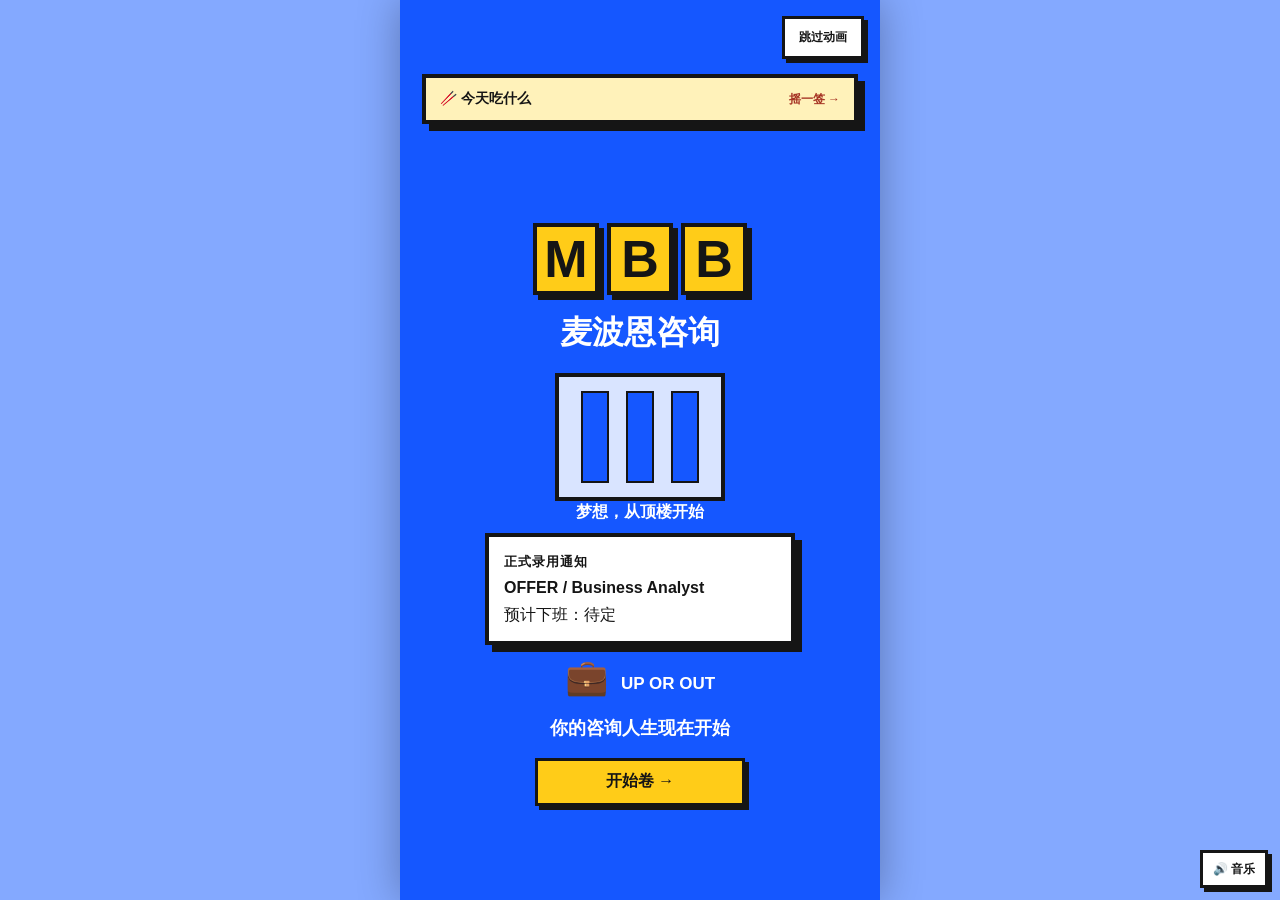
<file: index.html>
<!DOCTYPE html>
<html lang="zh-CN">
<head>
  <meta charset="UTF-8">
  <meta name="viewport" content="width=device-width, initial-scale=1.0, maximum-scale=1.0, user-scalable=no, viewport-fit=cover">
  <meta name="theme-color" content="#1557FF">
  <title>咨询顾问模拟器｜麦波恩咨询</title>
  <link rel="icon" href="./assets/images/avatars/ba.png">
  <link rel="stylesheet" href="./styles/tokens.css">
  <link rel="stylesheet" href="./styles/base.css">
  <link rel="stylesheet" href="./styles/scenes.css?v=20261106-food1">
  <link rel="stylesheet" href="./styles/animation.css">
</head>
<body>
  <main id="app" class="app-shell">
    <section id="opening" class="scene opening active" aria-label="麦波恩咨询入职动画">
      <button id="skip-opening" class="skip">跳过动画</button>
      <a class="food-entry" href="./food/">🥢 今天吃什么 <span>摇一签 →</span></a>
      <div class="opening-stage">
        <div class="pixel-logo"><b>M</b><b>B</b><b>B</b></div>
        <h1>麦波恩咨询</h1>
        <div class="tower"><span></span><span></span><span></span><em>梦想，从顶楼开始</em></div>
        <div class="offer"><small>正式录用通知</small><strong>OFFER / Business Analyst</strong><span>预计下班：待定</span></div>
        <div class="candidate"><i>💼</i><span>UP OR OUT</span></div>
        <div class="opening-final"><p>你的咨询人生现在开始</p><button id="start-game" class="primary">开始卷 →</button></div>
      </div>
    </section>

    <section id="game" class="scene game">
      <header class="rank-header">
        <img id="avatar" class="avatar" src="./assets/images/avatars/ba.png" alt="Business Analyst 像素头像">
        <div class="rank-copy">
          <small id="year-label">YEAR 01 · 第 1 年</small>
          <h2 id="rank-label">Business Analyst / 商业分析师</h2>
          <span id="cycle-label">本职级第 1 / 2 年</span>
        </div>
      </header>

      <article class="event-card">
        <div class="issue"><span id="tone-label">PROJECT REALITY</span><b id="event-count">01 / 03</b></div>
        <h3 id="event-title"></h3>
        <p id="event-body"></p>
      </article>

      <section class="decision-block" aria-labelledby="decision-title">
        <div class="section-kicker"><span id="decision-title">你的决定</span><small>选了就不能撤回</small></div>
        <div class="choices" id="choices"></div>
      </section>

      <aside id="progress-panel" class="progress-panel" aria-label="本轮状态">
        <div class="progress-heading"><span>本轮状态</span><small>晋升委员会会记住这些</small></div>
        <div class="chance">
          <span>晋升概率 <b id="chance-number">38%</b></span>
          <div class="meter"><i id="chance-fill"></i></div>
        </div>
        <div class="stats" id="stats"></div>
      </aside>
    </section>

    <section id="result" class="scene overlay">
      <div class="result-box">
        <small>选择后果 / CONSEQUENCE</small>
        <h2 id="result-title">事情发生了</h2>
        <p id="result-story"></p>
        <div id="result-delta" class="result-delta">晋升概率 +0%</div>
        <div id="result-effects" class="result-effects"></div>
        <button id="next-event" class="primary">接受现实 →</button>
      </div>
    </section>

    <section id="year-end" class="scene year-end">
      <div class="year-end-card">
        <small>YEAR-END REVIEW</small>
        <div class="year-stamp" id="year-end-number">YEAR 01</div>
        <h2 id="year-end-title">第一年结束</h2>
        <p id="year-end-copy">你交完了最后一版，也真的活到了年底。</p>
        <button id="continue-year" class="primary">进入第二年 →</button>
      </div>
    </section>

    <section id="review" class="scene review">
      <div class="review-room">
        <small>YEAR-END COMMITTEE</small>
        <h2>晋升委员会</h2>
        <img id="review-avatar" class="review-avatar" src="./assets/images/avatars/ba.png" alt="Business Analyst 晋升评审头像">
        <p>最终晋升概率</p>
        <strong id="review-target">38%</strong>
        <p id="review-copy">合伙人们正在交换意味深长的眼神……</p>
        <ol id="review-debate" class="review-debate" aria-live="polite"></ol>
        <div id="review-result" class="review-result" aria-live="polite"></div>
        <button id="review-next" class="primary">查看决定</button>
      </div>
    </section>

    <section id="promotion" class="scene promotion">
      <div class="burst">PROMOTED!</div>
      <img id="promotion-avatar" class="hero-avatar" src="./assets/images/avatars/consultant.png" alt="晋升后的职级头像">
      <h2 id="promotion-rank"></h2>
      <p>西装升级，责任翻倍，睡眠不详。</p>
      <button id="continue-career" class="primary">去更高一层 →</button>
    </section>

    <section id="report" class="scene report">
      <header><small>CAREER EXIT MEMO</small><h2>职业旅程报告</h2></header>
      <canvas id="report-canvas" width="1080" height="1420" aria-label="职业旅程报告图片"></canvas>
      <div class="report-actions"><button id="share-report" class="primary">分享报告</button><button id="restart-game">重新入职</button></div>
      <div id="share-prompt" class="share-prompt" role="dialog" aria-modal="true" aria-labelledby="share-prompt-title" hidden>
        <div class="share-prompt-card">
          <small>分享报告</small>
          <h3 id="share-prompt-title">截图就好</h3>
          <p>请截图保存这张报告，再分享给朋友。</p>
          <button id="close-share-prompt" class="primary">知道了</button>
        </div>
      </div>
    </section>
  </main>

  <button id="audio-toggle" class="audio-toggle" type="button" aria-pressed="true">🔊 音乐</button>

  <script src="./scripts/namespace.js"></script>
  <script src="./scripts/config.js"></script>
  <script src="./scripts/random.js"></script>
  <script src="./scripts/state.js"></script>
  <script src="./scripts/event-engine.js"></script>
  <script src="./scripts/promotion-engine.js"></script>
  <script src="./scripts/content/npcs.js"></script>
  <script src="./scripts/content/events-storyline.js"></script>
  <script src="./scripts/content/endings.js"></script>
  <script src="./scripts/content/life-endings.js?v=20260907-share1"></script>
  <script src="./scripts/report-model.js?v=20260907-share1"></script>
  <script src="./scripts/ui/dom.js"></script>
  <script src="./scripts/ui/opening.js"></script>
  <script src="./scripts/ui/game-view.js"></script>
  <script src="./scripts/audio-score.js"></script>
  <script src="./scripts/audio.js"></script>
  <script src="./scripts/ui/effects.js"></script>
  <script src="./scripts/ui/report-canvas.js?v=20260907-share1"></script>
  <script src="./scripts/platform.js"></script>
  <script src="./scripts/app.js?v=20260907-share1"></script>
</body>
</html>
</file>
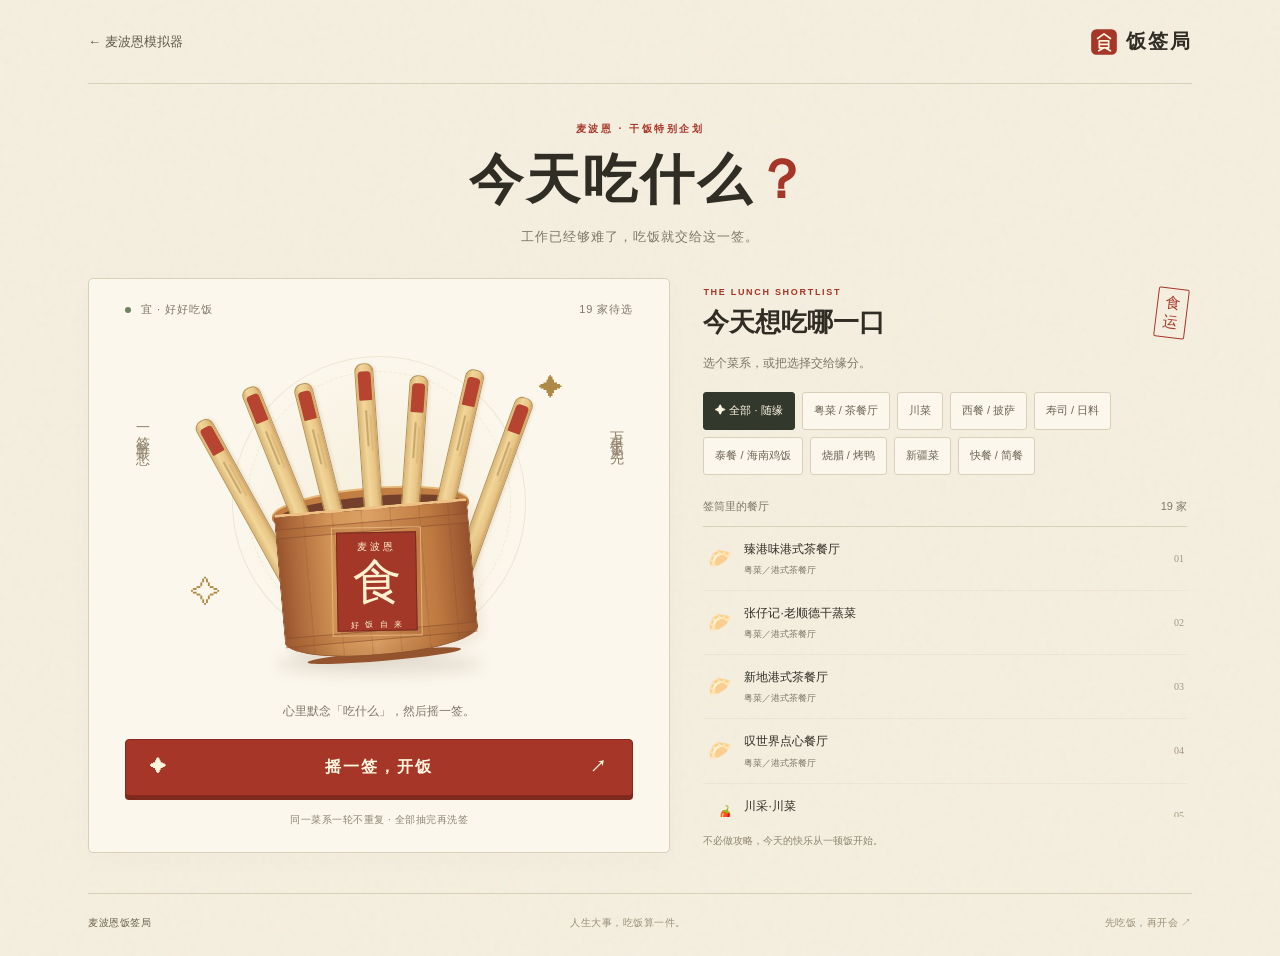
<file: food/index.html>
<!DOCTYPE html>
<html lang="zh-CN">
<head>
  <meta charset="UTF-8">
  <meta name="viewport" content="width=device-width, initial-scale=1, viewport-fit=cover">
  <meta name="theme-color" content="#f5efdf">
  <meta name="description" content="选择困难，交给这一签。19 家餐厅，摇一摇决定今天吃什么。">
  <title>今天吃什么｜麦波恩饭签局</title>
  <link rel="icon" href="./seal.svg" type="image/svg+xml">
  <link rel="stylesheet" href="./style.css">
  <script src="./draw-bag.js?v=20261106-bag1" defer></script>
  <script src="./app.js?v=20261106-bag1" defer></script>
</head>
<body>
  <div class="page">
    <header class="topbar">
      <a class="back" href="../">← 麦波恩模拟器</a>
      <span class="brand"><img src="./seal.svg" alt="" width="28" height="28"> 饭签局</span>
    </header>
    <main>
      <div class="heading">
        <p class="eyebrow">麦波恩 · 干饭特别企划</p>
        <h1>今天吃什么<span>？</span></h1>
        <p class="intro">工作已经够难了，吃饭就交给这一签。</p>
      </div>
      <div class="layout">
        <section class="draw-panel" aria-label="摇签选餐厅">
          <div class="panel-top"><span><i></i> 宜 · 好好吃饭</span><span id="pool-count">19 家待选</span></div>
          <div class="stage" id="stage">
            <div class="halo" aria-hidden="true"></div>
            <span class="side-note left-note" aria-hidden="true">一签解千愁</span>
            <span class="side-note right-note" aria-hidden="true">万事饭为先</span>
            <span class="spark spark-one" aria-hidden="true">✦</span><span class="spark spark-two" aria-hidden="true">✧</span>
            <div class="vessel" aria-hidden="true">
              <div class="sticks">
                <i style="--x:34px;--r:-24deg;--y:23px"></i><i style="--x:58px;--r:-17deg;--y:4px"></i>
                <i style="--x:80px;--r:-9deg;--y:12px"></i><i style="--x:103px;--r:1deg;--y:0px"></i>
                <i style="--x:126px;--r:9deg;--y:14px"></i><i style="--x:148px;--r:18deg;--y:5px"></i>
                <i style="--x:169px;--r:25deg;--y:27px"></i>
              </div>
              <div class="lucky-stick"><span>今日好食</span></div>
              <div class="cup-rim"></div>
              <div class="cup"><div class="cup-label"><small>麦波恩</small><strong>食</strong><span>好 饭 自 来</span></div></div>
              <div class="cup-foot"></div>
            </div>
            <div class="vessel-shadow" aria-hidden="true"></div>
            <article id="result" class="result" aria-labelledby="result-name" hidden>
              <div class="ticket-top"><span id="result-number">第 01 签</span><b>上上签</b></div>
              <p class="result-caption">这一顿，就吃</p>
              <span id="result-emoji" class="result-emoji" aria-hidden="true"></span>
              <h2 id="result-name"></h2>
              <span id="result-category" class="result-category"></span>
              <p class="fortune">人间烟火气，最抚打工人。</p>
              <div class="ticket-bottom">今日签语 · 好好吃饭，好好生活</div>
            </article>
          </div>
          <div class="draw-controls">
            <p id="status" class="status" role="status" aria-live="polite">心里默念「吃什么」，然后摇一签。</p>
            <button id="draw" class="draw-button" type="button"><span aria-hidden="true">✦</span> <span id="draw-label">摇一签，开饭</span> <span aria-hidden="true">↗</span></button>
            <p class="draw-footnote">同一菜系一轮不重复 · 全部抽完再洗签</p>
          </div>
        </section>
        <aside class="menu-panel" aria-labelledby="menu-heading">
          <div class="menu-title"><div><p class="eyebrow">THE LUNCH SHORTLIST</p><h2 id="menu-heading">今天想吃哪一口</h2></div><span class="menu-mark" aria-hidden="true">食<br>运</span></div>
          <p class="filter-help">选个菜系，或把选择交给缘分。</p>
          <div id="filters" class="filters" role="group" aria-label="按菜系筛选"></div>
          <div class="list-heading"><span>签筒里的餐厅</span><span id="list-count">19 家</span></div>
          <ul id="restaurants" class="restaurant-list"></ul>
          <p class="menu-note">不必做攻略，今天的快乐从一顿饭开始。</p>
        </aside>
      </div>
    </main>
    <footer><span>麦波恩饭签局</span><span>人生大事，吃饭算一件。</span><span>先吃饭，再开会 ↗</span></footer>
    <noscript><p class="noscript">请启用 JavaScript 后摇签。</p></noscript>
  </div>
</body>
</html>
</file>
<file: styles/tokens.css>
:root{--blue:#1557ff;--yellow:#ffcc18;--red:#ff654d;--ink:#151515;--paper:#fff7d8;--white:#fff;--shadow:7px 7px 0 #151515;--border:4px solid #151515}
</file>
<file: styles/base.css>
*{box-sizing:border-box}
html,body{height:100%;margin:0}
html{touch-action:manipulation}
body{background:#84a9ff;color:var(--ink);font-family:Arial,"PingFang SC","Microsoft YaHei",sans-serif;-webkit-font-smoothing:antialiased;-webkit-tap-highlight-color:transparent;-webkit-touch-callout:none}
.app-shell{width:100%;max-width:480px;min-height:100vh;min-height:var(--app-height,100vh);margin:0 auto;background:var(--paper);overflow:hidden;padding-top:0;padding-top:var(--safe-area-inset-top,env(safe-area-inset-top,0px));padding-bottom:0;padding-bottom:var(--safe-area-inset-bottom,env(safe-area-inset-bottom,0px));position:relative;box-shadow:0 0 40px rgba(0,0,0,.3)}
button{font:inherit;min-height:48px;border:3px solid var(--ink);background:var(--white);color:var(--ink);font-weight:900;padding:10px 14px;box-shadow:4px 4px 0 var(--ink);cursor:pointer;-webkit-appearance:none;appearance:none}
button:focus{outline:4px solid var(--yellow);outline-offset:2px}
button:active{transform:translate(3px,3px);box-shadow:1px 1px 0 var(--ink)}
button:disabled{opacity:.55}
.primary{background:var(--yellow)}
.scene{display:none;min-height:100vh;min-height:var(--app-height,100vh);padding:18px}
.scene.active{display:flex;flex-direction:column}
small{font-weight:900;letter-spacing:1px}
img{max-width:100%}
.audio-toggle{position:fixed;z-index:20;right:12px;bottom:12px;min-height:38px;padding:6px 10px;font-size:12px;background:#fff}
@media (min-width:430px){.scene{padding:22px}}
</file>
<file: styles/scenes.css>
.opening{background:var(--blue);color:#fff;position:relative;text-align:center}
.skip{position:absolute;right:16px;top:16px;z-index:5;background:#fff;font-size:12px;min-height:40px}
.opening-stage{margin:auto;width:100%}
.food-entry{position:relative;z-index:5;display:flex;align-items:center;justify-content:space-between;gap:12px;margin:52px 0 22px;padding:12px 14px;min-height:48px;background:#fff2ba;color:var(--ink);border:var(--border);box-shadow:var(--shadow);font-size:14px;font-weight:900;text-decoration:none}
.food-entry span{font-size:12px;color:#a63424}
.food-entry:hover{background:#ffe38a}
.food-entry:focus-visible{outline:4px solid #fff;outline-offset:4px}
.pixel-logo{display:flex;justify-content:center}
.pixel-logo b{font-size:52px;line-height:64px;width:66px;margin:4px;background:var(--yellow);color:var(--ink);border:var(--border);box-shadow:5px 5px 0 var(--ink)}
.opening h1{font-size:32px;margin:12px}
.tower{height:128px;width:170px;margin:18px auto 10px;background:#d9e4ff;border:var(--border);position:relative;display:flex;justify-content:space-around;padding:14px}
.tower span{width:28px;background:var(--blue);border:2px solid var(--ink)}
.tower em{position:absolute;bottom:-26px;white-space:nowrap;font-style:normal;font-weight:bold}
.offer{background:#fff;color:var(--ink);border:var(--border);box-shadow:var(--shadow);padding:15px;margin:32px auto 12px;max-width:310px;text-align:left}
.offer strong,.offer span{display:block;margin-top:8px}
.candidate{font-weight:900;font-size:17px}
.candidate i{font-size:35px;font-style:normal;margin-right:12px}
.opening-final p{font-weight:900;font-size:18px}
.opening-final button{width:210px}

.game{background:var(--paper);overflow-y:auto;-webkit-overflow-scrolling:touch}
.rank-header{display:flex;align-items:center;border-bottom:4px solid var(--ink);padding-bottom:12px}
.avatar{width:82px;height:82px;flex:0 0 82px;object-fit:contain;image-rendering:pixelated;background:var(--yellow);border:3px solid var(--ink);box-shadow:4px 4px 0 var(--ink)}
.rank-copy{min-width:0;margin-left:14px}
.rank-copy small{color:var(--blue);font-size:11px}
.rank-copy h2{margin:4px 0 5px;font-size:19px;line-height:1.08}
.rank-copy span{display:inline-block;background:var(--ink);color:#fff;padding:3px 7px;font-size:11px;font-weight:900}

.event-card{margin:16px 0 14px;background:#fff;border:var(--border);box-shadow:var(--shadow);padding:17px 16px 19px;min-height:230px}
.issue{display:flex;justify-content:space-between;color:var(--blue);font-size:11px}
.issue b{background:var(--yellow);color:var(--ink);padding:2px 6px;border:2px solid var(--ink)}
.event-card h3{font-size:27px;line-height:1.12;margin:17px 0 12px}
.event-card p{font-size:15px;line-height:1.68;margin:0;font-weight:600}
.decision-block{margin-top:0}
.section-kicker,.progress-heading{display:flex;justify-content:space-between;align-items:flex-end;font-weight:900}
.section-kicker span,.progress-heading span{font-size:18px}
.section-kicker small,.progress-heading small{font-size:10px;color:#555;letter-spacing:0}
.choices{margin-bottom:18px}
.choices button{width:100%;text-align:left;margin-top:10px;background:#fff;font-size:15px;line-height:1.35;position:relative;padding-right:42px}
.choices button:after{content:'→';position:absolute;right:14px;top:50%;margin-top:-12px;color:var(--blue);font-size:20px}
.choices button:nth-child(2){background:#fff2ba}
.choices button:nth-child(3){background:#ffd9d3}

.progress-panel{margin-top:2px;background:var(--blue);color:#fff;border:var(--border);box-shadow:var(--shadow);padding:14px 13px 16px}
.progress-heading{border-bottom:2px solid #fff;padding-bottom:8px}
.progress-heading small{color:#fff}
.chance{margin:13px 0 11px}
.chance span{display:flex;justify-content:space-between;font-weight:900}
.chance b{font-size:20px;color:var(--yellow)}
.meter{height:24px;background:#fff;border:3px solid var(--ink);margin-top:5px}
.meter i{display:block;height:100%;width:38%;background:var(--yellow);transition:width .6s}
.stats{display:grid;grid-template-columns:1fr 1fr;grid-gap:7px;font-size:12px;font-weight:bold}
.stats span{background:#fff;color:var(--ink);border:2px solid var(--ink);padding:7px}

.overlay{background:var(--red);justify-content:center}
.result-box,.review-room{background:var(--paper);border:var(--border);box-shadow:var(--shadow);padding:24px;text-align:center}
.result-box small{color:var(--blue)}
.result-box h2{font-size:30px;line-height:1.12;margin:18px 0 12px}
.result-box p{font-size:16px;line-height:1.6;margin:0 0 17px;font-weight:bold}
.result-delta{display:inline-block;border:4px solid var(--ink);background:var(--yellow);padding:9px 14px;font-size:21px;font-weight:900;transform:rotate(-2deg)}
.result-delta.negative{background:var(--red);color:#fff}
.result-effects{min-height:26px;margin:14px 0 8px;color:#444;font-size:12px;font-weight:900}
.result-effects span{display:inline-block;margin:2px 3px;padding:3px 6px;border:2px solid var(--ink);background:#fff}
.result-box button{width:100%;margin-top:8px}

.year-end{background:var(--yellow);justify-content:center;text-align:center}
.year-end-card{background:var(--paper);border:var(--border);box-shadow:8px 8px 0 var(--ink);padding:28px 22px}
.year-stamp{display:inline-block;margin:22px 0 10px;padding:10px 16px;background:var(--blue);border:4px solid var(--ink);color:#fff;font-size:34px;font-weight:900;transform:rotate(-2deg)}
.year-end-card h2{font-size:31px;margin:12px 0}
.year-end-card p{font-size:16px;line-height:1.6;font-weight:bold}
.year-end-card button{width:100%;margin-top:16px}
.review{background:var(--blue);justify-content:center}
.review-room strong{font-size:45px;color:var(--blue)}
.review-avatar{display:block;width:150px;height:150px;object-fit:contain;image-rendering:pixelated;margin:16px auto;background:var(--yellow);border:4px solid var(--ink);box-shadow:6px 6px 0 var(--ink)}
.review-room>p{margin:8px 0;line-height:1.45}
.review-debate{min-height:0;margin:12px 0;padding:0;list-style:none;font-size:13px;font-weight:900}
.review-debate li{margin-top:7px;padding:7px;border:2px solid var(--ink);background:#fff}
.review-result{min-height:0;margin:12px 0;font-size:31px;font-weight:900}
.review-result.revealed{border:4px solid var(--ink);padding:10px}
.review-result.approved{background:var(--yellow);color:var(--ink)}
.review-result.rejected{background:var(--red);color:#fff}
.review-room button{width:100%;margin-top:8px}
.promotion{background:var(--yellow);justify-content:center;text-align:center}
.burst{font-size:44px;font-weight:900;transform:rotate(-5deg)}
.hero-avatar{display:block;width:230px;height:230px;object-fit:contain;image-rendering:pixelated;margin:24px auto;background:#fff;border:5px solid var(--ink);box-shadow:8px 8px 0 var(--blue)}
.promotion h2{font-size:25px;margin:4px 0}
.report{overflow-y:auto;-webkit-overflow-scrolling:touch;background:var(--blue);color:#fff}
.report canvas{display:block;width:100%;height:auto;background:var(--paper);border:var(--border);margin:10px 0}
.report-actions button{width:100%;margin-top:10px}
.report-actions button:nth-child(2){background:var(--red)}
.share-prompt{position:fixed;z-index:30;inset:0;display:flex;align-items:center;justify-content:center;padding:24px;background:rgba(21,21,21,.72)}
.share-prompt[hidden]{display:none}
.share-prompt-card{width:min(100%,360px);padding:26px;background:var(--paper);color:var(--ink);border:var(--border);box-shadow:10px 10px 0 var(--ink);text-align:center}
.share-prompt-card h3{margin:10px 0 8px;font-size:28px}
.share-prompt-card p{margin:0 0 20px;font-size:18px;line-height:1.6}
.share-prompt-card button{width:100%}
#share-status{text-align:center;font-weight:bold}

@media (max-height:700px){
  .rank-header{padding-bottom:9px}
  .avatar{width:68px;height:68px;flex-basis:68px}
  .event-card{min-height:0;margin-top:12px;padding:14px}
  .event-card h3{font-size:24px;margin:12px 0 9px}
}
</file>
<file: styles/animation.css>
.pixel-logo b{animation:drop .5s steps(4) both}.pixel-logo b:nth-child(2){animation-delay:.2s}.pixel-logo b:nth-child(3){animation-delay:.4s}.tower{animation:rise .7s 1.2s both}.offer{animation:pop .5s 2.5s both}.candidate{animation:walk .6s 3.8s both}.opening-final{animation:pop .5s 5s both}.skip-animation *{animation-delay:0s!important;animation-duration:.001ms!important}.shake{animation:shake .25s 2}.flash{animation:flash .5s}.review-room.debating{animation:pulse .65s infinite}.review-result.revealed{animation:stamp .35s both}@keyframes drop{from{transform:translateY(-120px)}to{transform:none}}@keyframes rise{from{transform:translateY(160px);opacity:0}to{transform:none;opacity:1}}@keyframes pop{from{transform:scale(.2);opacity:0}to{transform:scale(1);opacity:1}}@keyframes walk{from{transform:translateX(-150px);opacity:0}to{transform:none;opacity:1}}@keyframes shake{25%{transform:translateX(-8px)}75%{transform:translateX(8px)}}@keyframes flash{50%{background:#fff}}@keyframes pulse{50%{transform:translateY(-3px)}}@keyframes stamp{from{transform:scale(1.8) rotate(-7deg);opacity:0}to{transform:scale(1) rotate(-2deg);opacity:1}}@media(prefers-reduced-motion:reduce){*,*:before,*:after{animation-duration:.001ms!important;animation-delay:0ms!important;transition-duration:.001ms!important}}
</file>
<file: food/style.css>
:root{--paper:#f5efdf;--ink:#302d25;--muted:#7e7769;--red:#a63627;--line:#d9d0ba;--serif:"Songti SC","STSong","Noto Serif CJK SC",serif}*{box-sizing:border-box}body{margin:0;background:var(--paper);color:var(--ink);font-family:"PingFang SC","Microsoft YaHei",sans-serif;-webkit-font-smoothing:antialiased;background-image:url("data:image/svg+xml,%3Csvg viewBox='0 0 180 180' xmlns='http://www.w3.org/2000/svg'%3E%3Cfilter id='n'%3E%3CfeTurbulence type='fractalNoise' baseFrequency='.8' numOctaves='3' stitchTiles='stitch'/%3E%3C/filter%3E%3Cpath fill='%238a795b' opacity='.045' filter='url(%23n)' d='M0 0h180v180H0z'/%3E%3C/svg%3E")}button,a{-webkit-tap-highlight-color:transparent;touch-action:manipulation}button{font:inherit;cursor:pointer}button:focus-visible,a:focus-visible{outline:3px solid var(--red);outline-offset:5px}button:disabled{cursor:wait}a{color:inherit;text-decoration:none}[hidden]{display:none!important}.page{max-width:1180px;margin:auto;padding:0 38px}.topbar{height:84px;border-bottom:1px solid var(--line);display:flex;justify-content:space-between;align-items:center}.back{font-size:13px;padding:12px 0;color:#625b4d}.back:hover{color:var(--red)}.brand{display:flex;align-items:center;gap:8px;font-family:var(--serif);font-size:20px;font-weight:bold;letter-spacing:2px}.heading{text-align:center;padding:38px 0 32px}.eyebrow{font-size:10px;letter-spacing:2.5px;color:var(--red);font-weight:600;margin:0 0 12px}h1{font:700 clamp(38px,5vw,54px)/1.2 var(--serif);letter-spacing:3px;margin:0 0 15px}h1 span{color:var(--red)}.intro{font-size:13px;letter-spacing:1px;color:var(--muted);margin:0}.layout{display:grid;grid-template-columns:minmax(0,1.18fr) minmax(0,1fr);gap:28px;align-items:start}.draw-panel{border:1px solid var(--line);background:#fbf7ec;border-radius:5px;padding:23px 28px 25px;position:relative;overflow:hidden;box-shadow:0 6px 24px #52412506}.panel-top{display:flex;justify-content:space-between;font-size:11px;color:var(--muted);letter-spacing:1px}.panel-top i{display:inline-block;width:6px;height:6px;background:#718164;border-radius:50%;margin-right:6px}.stage{height:365px;position:relative;display:grid;place-items:center}.halo{position:absolute;width:294px;height:294px;border:1px solid #d7c7a85c;border-radius:50%;top:39px;background:radial-gradient(circle,#e4c88d29,transparent 71%)}.halo:after{content:"";position:absolute;inset:14px;border:1px dashed #d7c7a84f;border-radius:50%}.side-note{position:absolute;top:103px;writing-mode:vertical-rl;font-family:var(--serif);letter-spacing:5px;font-size:14px;color:#91836c}.left-note{left:8px}.right-note{right:8px}.spark{position:absolute;color:#af8a46;font-size:24px}.spark-one{top:57px;right:70px}.spark-two{left:66px;bottom:85px;font-size:30px}.vessel{position:relative;width:220px;height:300px;transform:rotate(-5deg);transform-origin:50% 85%;z-index:2;margin-top:15px}.sticks{position:absolute;inset:0;z-index:2}.sticks i,.lucky-stick{position:absolute;left:var(--x);top:var(--y);width:19px;height:230px;border:1px solid #b59153;border-radius:8px 8px 3px 3px;background:linear-gradient(90deg,#dab675,#f2d69a 35%,#e8c587 75%,#cfa665);transform:rotate(var(--r));transform-origin:center bottom;box-shadow:2px 0 3px #7657261a}.sticks i:before,.lucky-stick:before{content:"";position:absolute;left:2px;right:2px;top:7px;height:29px;background:#b64431;border-radius:4px 4px 1px 1px}.sticks i:after{content:"";position:absolute;top:46px;left:7px;height:36px;width:2px;background:#a4804680;box-shadow:4px 5px #a4804630}.cup-rim{position:absolute;left:12px;top:126px;width:198px;height:42px;border-radius:50%;background:#75402b;border:7px solid #c37e43;z-index:1;box-shadow:0 -2px 0 #e6b97a}.cup{position:absolute;top:143px;left:14px;width:194px;height:149px;z-index:4;background:repeating-linear-gradient(90deg,transparent 0 27px,#713e2324 28px 29px),linear-gradient(90deg,#9c562f,#d39557 28%,#dca165 48%,#be7a40 80%,#96532f);border:1px solid #8d542e;border-top:3px solid #efc184;border-radius:4px 4px 48% 48% / 3px 3px 14% 14%;box-shadow:inset 0 -8px 12px #73422227,5px 7px 10px #6d402212}.cup:before,.cup:after{content:"";position:absolute;left:0;right:0;height:8px;border-block:1px solid #7e452d7a;background:#ad6a3650}.cup:before{top:12px}.cup:after{bottom:14px}.cup-label{position:absolute;left:56px;top:23px;width:80px;height:99px;color:#fff1d0;background:#a33828;border:1px solid #7b2d21;outline:1px solid #e5b279;outline-offset:4px;text-align:center;transform:rotate(4deg);box-shadow:2px 2px 4px #4c1c181f;z-index:1}.cup-label small{display:block;font:10px var(--serif);letter-spacing:3px;margin-top:7px}.cup-label strong{display:block;font:49px/1.2 var(--serif)}.cup-label span{font-size:8px;letter-spacing:2px}.cup-foot{position:absolute;bottom:2px;left:35px;width:154px;height:10px;background:#97552f;border-radius:50%;z-index:3}.vessel-shadow{position:absolute;width:206px;height:22px;bottom:20px;background:#654b3921;filter:blur(7px);border-radius:50%}.lucky-stick{--x:104px;--y:12px;--r:0deg;z-index:3;opacity:0}.lucky-stick span{position:absolute;top:46px;left:3px;writing-mode:vertical-rl;color:#8e3024;font:12px var(--serif);letter-spacing:4px}.draw-controls{text-align:center}.status{font-size:12px;color:var(--muted);min-height:20px;margin:7px 0 17px;line-height:1.6}.draw-button{width:100%;height:57px;border:1px solid #85291e;border-radius:4px;background:var(--red);color:#fff7df;display:flex;justify-content:space-between;align-items:center;padding:0 24px;box-shadow:0 4px 0 #7d291e;font-weight:600;letter-spacing:2px;transition:background .2s,transform .2s}.draw-button:hover{background:#ba4030}.draw-button:active{transform:translateY(3px);box-shadow:0 1px 0 #7d291e}.draw-button:disabled{background:#a75d4e;box-shadow:0 4px 0 #7d4539}.draw-footnote{font-size:10px;color:#8c8372;margin:17px 0 0;letter-spacing:.5px}.menu-panel{padding:9px 5px 0}.menu-title{display:flex;justify-content:space-between;align-items:center}.menu-title .eyebrow{font-size:9px;letter-spacing:1.7px;margin-bottom:8px}.menu-title h2{font:700 26px var(--serif);margin:0}.menu-mark{border:1px solid var(--red);color:var(--red);padding:5px 7px;line-height:1.15;font:15px var(--serif);transform:rotate(7deg);border-radius:2px}.filter-help{color:var(--muted);font-size:12px;margin:15px 0 20px}.filters{display:flex;gap:7px;flex-wrap:wrap;margin-bottom:24px}.filter{font-size:11px;border:1px solid #d9d0ba;border-radius:3px;color:#6d6556;background:#fbf7ec;padding:10px 11px;min-height:38px;transition:background .15s}.filter[aria-pressed=true]{background:#33382d;color:#fff7e3;border-color:#33382d}.filter:hover:not(:disabled){border-color:#757a67}.filter:disabled{opacity:.5}.list-heading{display:flex;justify-content:space-between;font-size:11px;color:#7e7769;padding-bottom:12px;border-bottom:1px solid var(--line)}.restaurant-list{list-style:none;margin:0;padding:0;max-height:276px;overflow-y:auto;scrollbar-width:thin;scrollbar-color:#c8bca4 transparent}.restaurant-list li{display:flex;align-items:center;gap:10px;padding:13px 3px;border-bottom:1px solid #ddd4c164}.restaurant-icon{font-size:19px;width:28px;text-align:center;flex-shrink:0}.restaurant-copy{min-width:0}.restaurant-copy strong{display:block;font-size:12px;font-weight:500;line-height:1.6;overflow-wrap:anywhere}.restaurant-copy small{font-size:9px;color:var(--muted)}.restaurant-number{margin-left:auto;font:10px Georgia,serif;color:#a39780;padding-left:4px}.menu-note{font-size:10px;color:#8e846f;margin-top:17px}.result{position:absolute;z-index:5;top:24px;width:min(100%,300px);min-height:318px;background:#fffaf0;border:1px solid #cfb78c;box-shadow:0 10px 25px #5f43261c;padding:20px 24px 0;text-align:center;transform:rotate(-2deg)}.result:before{content:"";position:absolute;inset:6px;border:1px solid #dac9a3;pointer-events:none}.ticket-top{display:flex;align-items:center;justify-content:space-between;font-size:10px;color:#8e7654;letter-spacing:2px}.ticket-top b{border:1px solid var(--red);padding:4px;color:var(--red);font:12px var(--serif);transform:rotate(8deg)}.result-caption{font-size:11px;color:#8e7654;margin:20px 0 8px;letter-spacing:2px}.result-emoji{font-size:30px}.result h2{font:700 24px/1.4 var(--serif);color:var(--red);margin:10px 0 12px;overflow-wrap:anywhere}.result-category{display:inline-block;font-size:10px;background:#efe7d4;color:#79684e;padding:5px 9px;border-radius:2px}.fortune{font:12px var(--serif);color:#7b6d58;margin:19px 0}.ticket-bottom{border-top:1px dashed #d9c6a0;padding:12px 0;font-size:9px;color:#9c8867;letter-spacing:1px}.stage.has-result .vessel,.stage.has-result .vessel-shadow{opacity:0}.stage.has-result .result{animation:ticket-in .6s cubic-bezier(.2,.7,.2,1) both}.stage.shaking .vessel{animation:shake-vessel .18s ease-in-out infinite}.stage.shaking .sticks i{animation:rattle .18s ease-in-out infinite alternate}.stage.shaking .sticks i:nth-child(even){animation-delay:-.09s}.stage.shaking .spark{animation:sparkle .3s infinite alternate}.stage.revealing .lucky-stick{animation:stick-out .65s ease-out both}.stage.revealing .vessel{transform:rotate(0deg);transition:transform .2s}footer{display:flex;justify-content:space-between;gap:20px;border-top:1px solid var(--line);margin-top:35px;padding:22px 0 26px;font-size:10px;color:#9a8e77;letter-spacing:.5px}footer span:first-child{color:#6c624f}.noscript{text-align:center;color:var(--red)}@keyframes shake-vessel{0%,100%{transform:rotate(-9deg) translateX(-4px)}50%{transform:rotate(9deg) translateX(4px)}}@keyframes rattle{to{translate:0 -12px;rotate:3deg}}@keyframes sparkle{to{opacity:.3;scale:.8}}@keyframes stick-out{0%{opacity:1;transform:translateY(0) rotate(0)}100%{opacity:1;transform:translateY(-105px) rotate(13deg)}}@keyframes ticket-in{from{opacity:0;transform:translateY(35px) rotate(5deg) scale(.85)}to{opacity:1;transform:rotate(-2deg)}}@media(min-width:1000px){.stage{height:378px}.draw-panel{padding-inline:36px}.restaurant-list{max-height:290px}}@media(max-width:760px){.page{max-width:560px;padding:0 21px}.topbar{height:66px}.heading{padding:29px 0 26px}.heading h1{font-size:39px}.intro{font-size:11px;letter-spacing:.2px}.layout{grid-template-columns:1fr;gap:28px}.draw-panel{padding:18px 22px 21px}.stage{height:365px}.vessel{scale:.91}.halo{width:265px;height:265px;top:28px}.vessel-shadow{bottom:12px}.side-note{top:99px;font-size:12px}.spark-one{right:35px;top:39px}.spark-two{left:35px;bottom:63px}.result{top:7px;scale:.95}.menu-panel{padding:0 1px}.restaurant-list{max-height:280px}.menu-title h2{font-size:25px}.filter{font-size:12px;min-height:42px}.status{font-size:11px;margin:5px 0 14px}.draw-button{height:55px}.draw-footnote{font-size:9px}.menu-note{margin-bottom:0}footer{margin-top:27px;font-size:9px;padding-bottom:calc(24px + env(safe-area-inset-bottom))}footer span:last-child{display:none}}@media(max-width:360px){.page{padding-inline:14px}.draw-panel{padding-inline:16px}.heading h1{font-size:35px}.side-note{font-size:11px}.result{width:260px}.filter{padding-inline:9px}}@media(prefers-reduced-motion:reduce){*,*:before,*:after{animation:none!important;transition:none!important}.stage.revealing .lucky-stick{opacity:1;transform:translateY(-70px)}}
</file>
